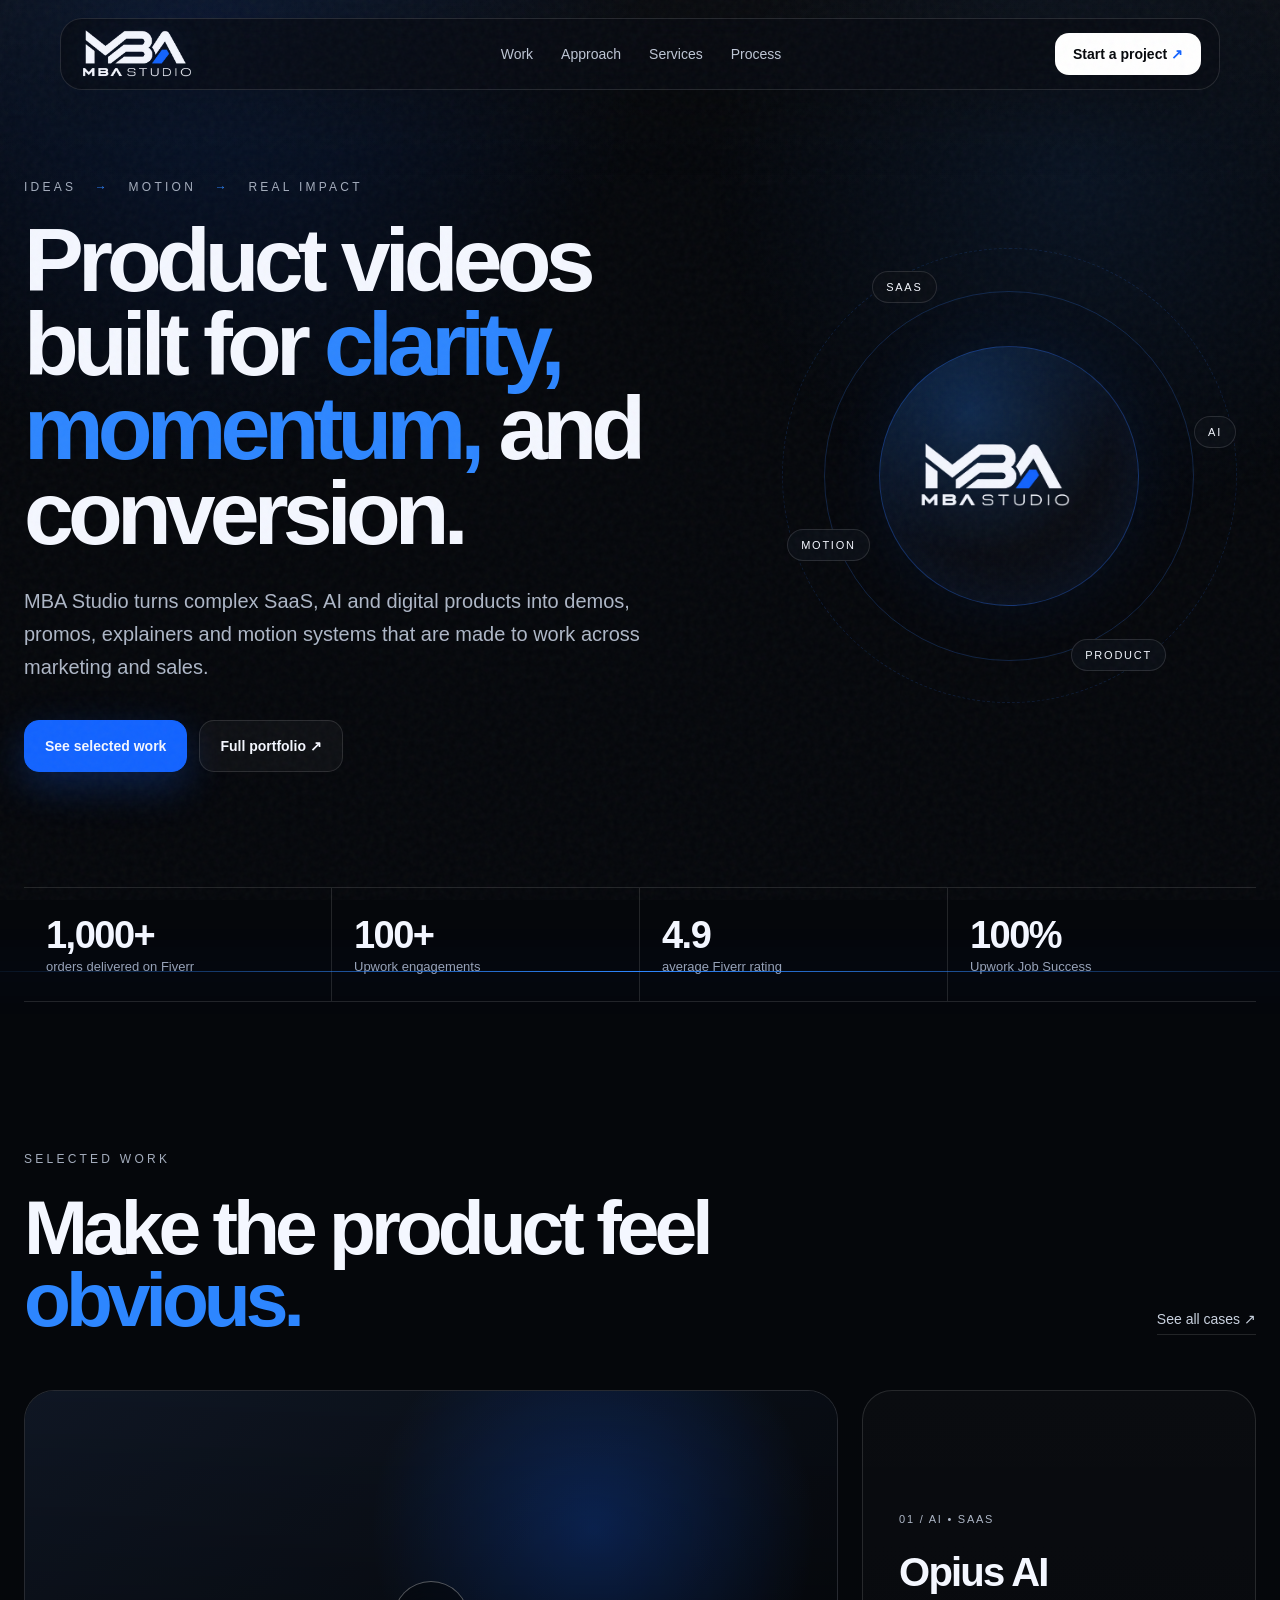
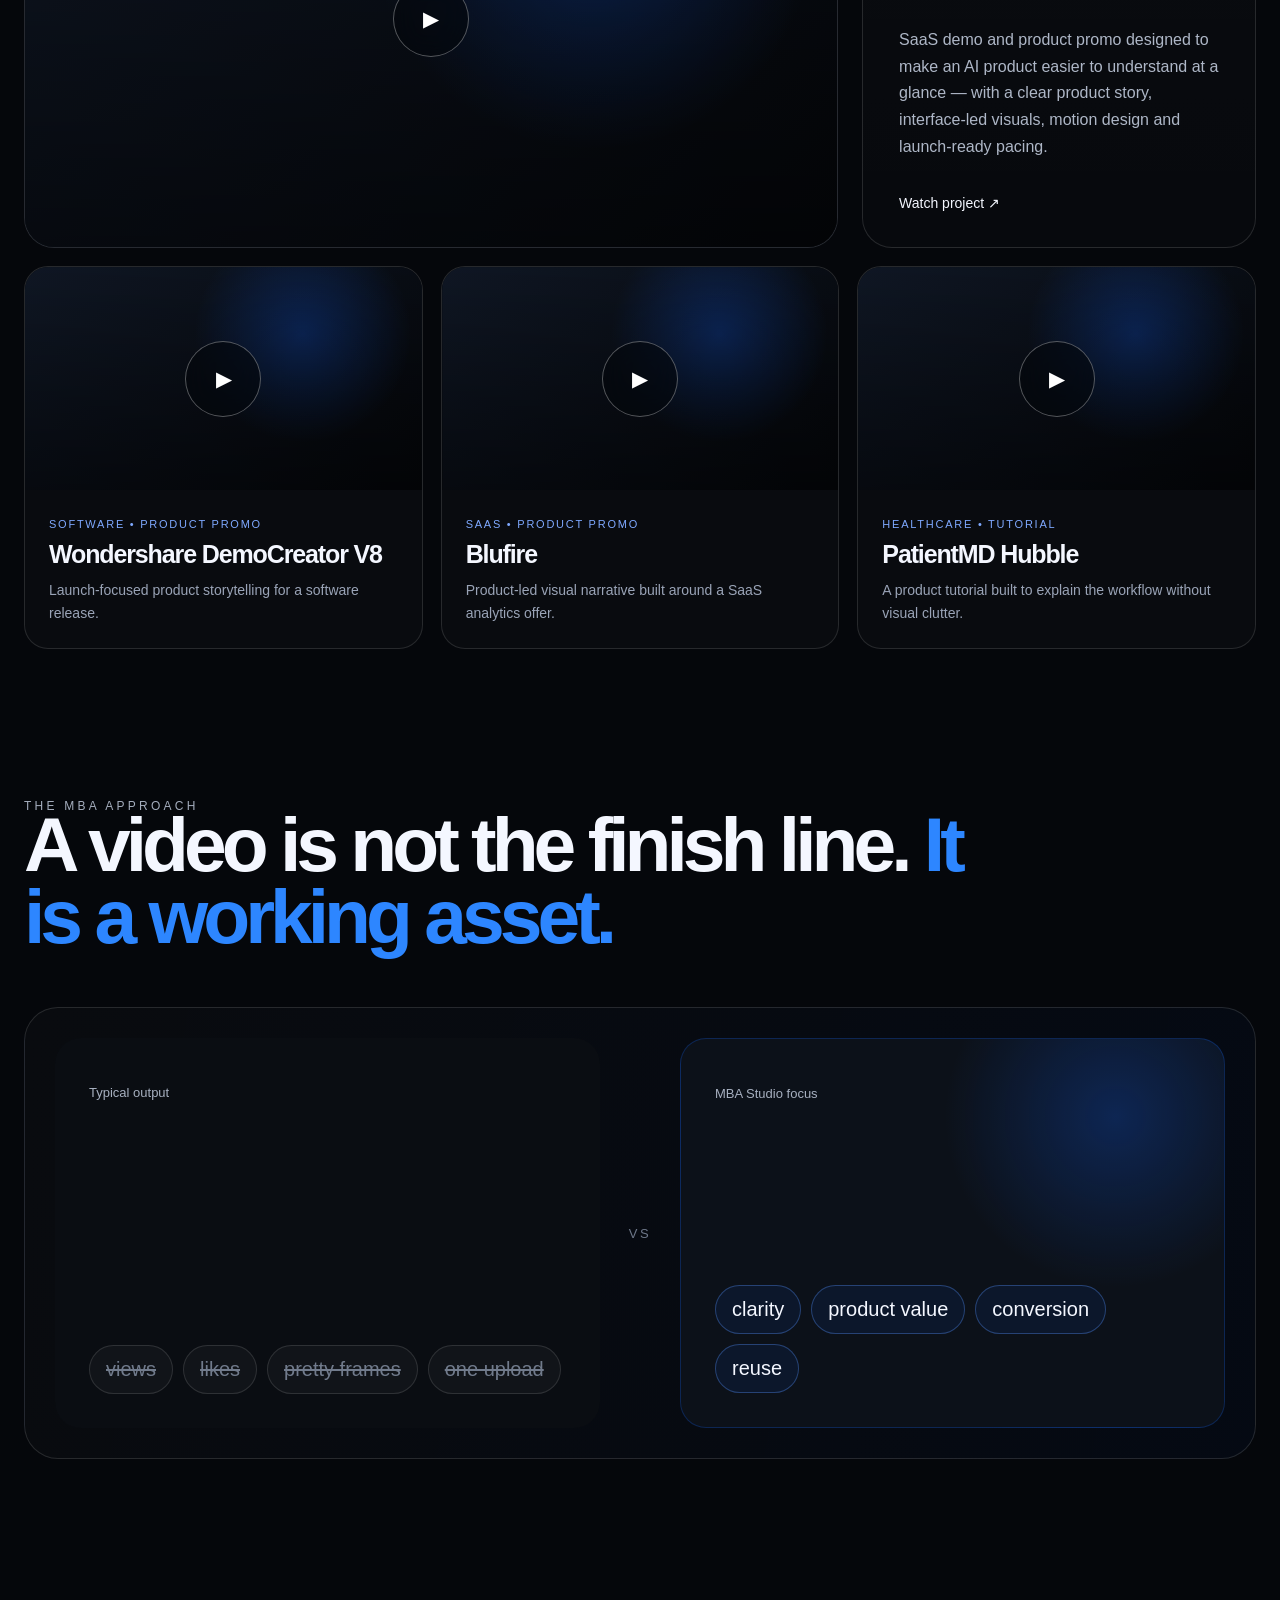
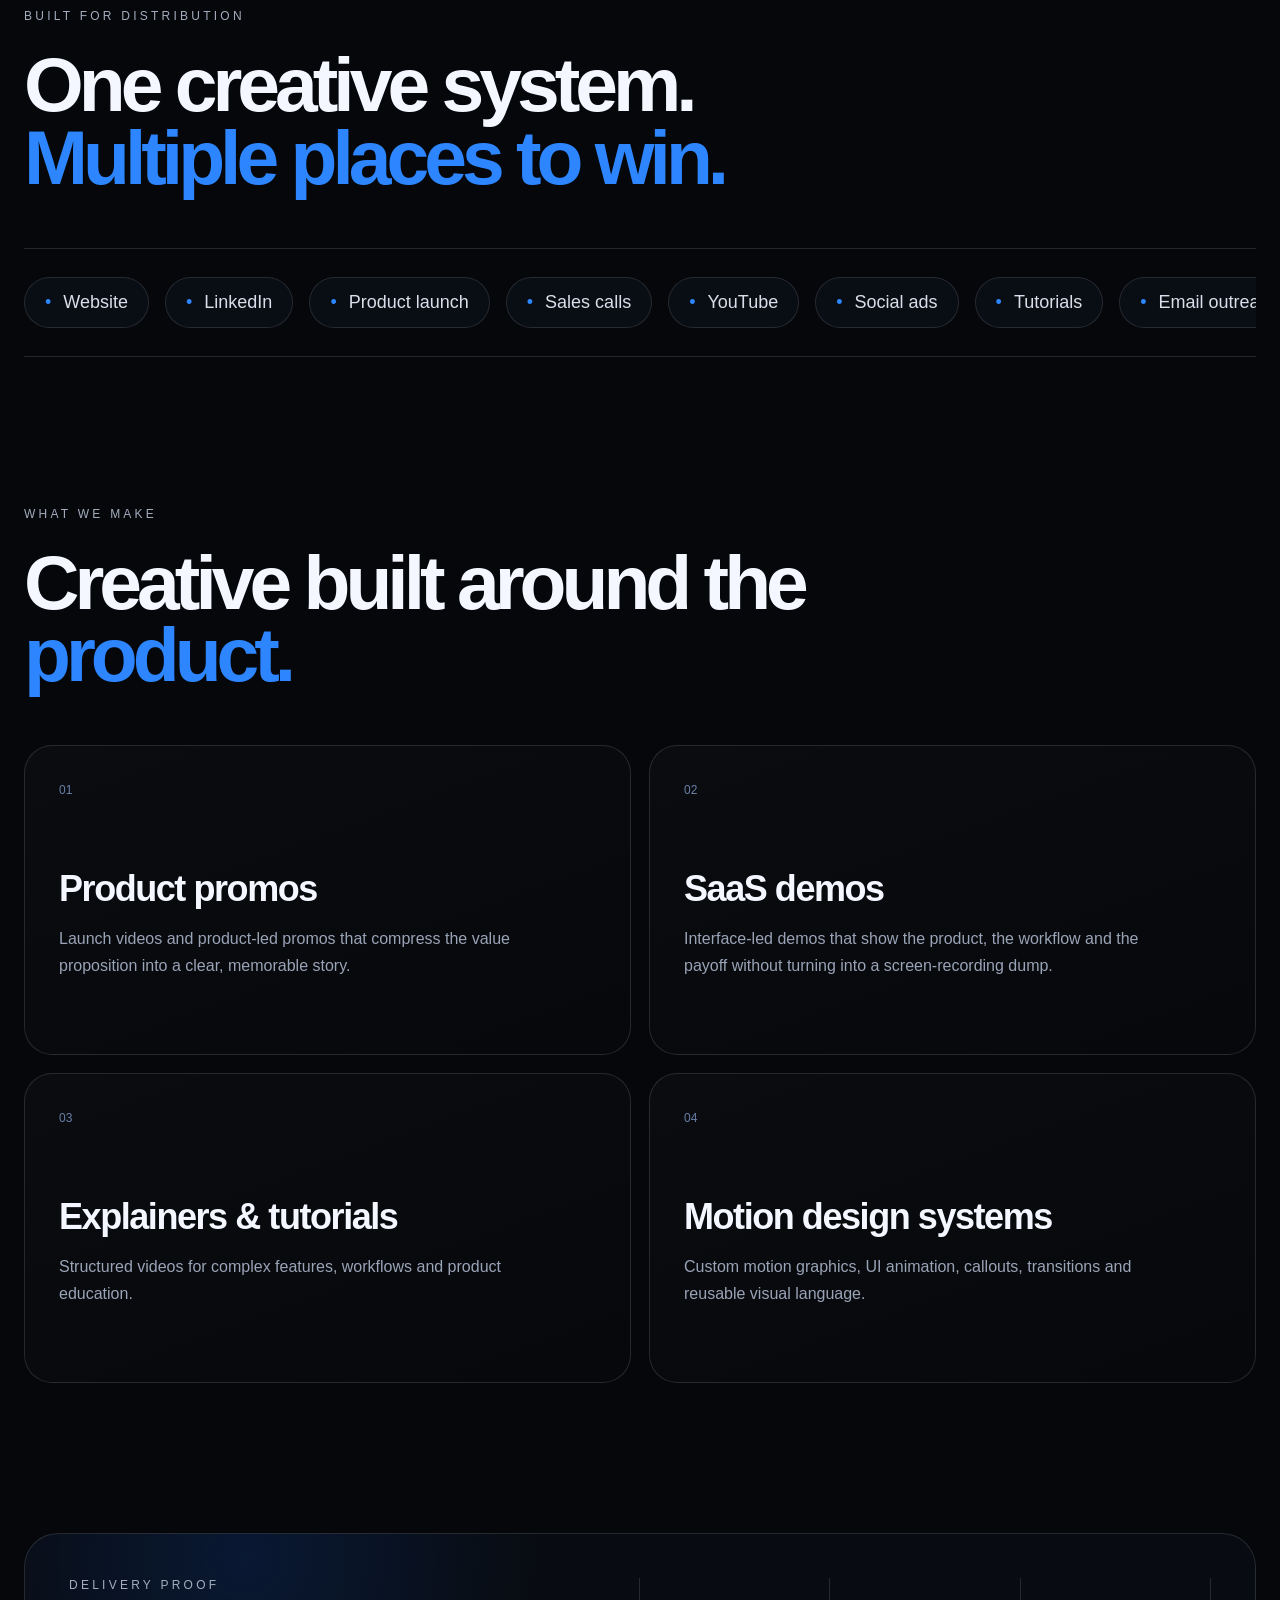
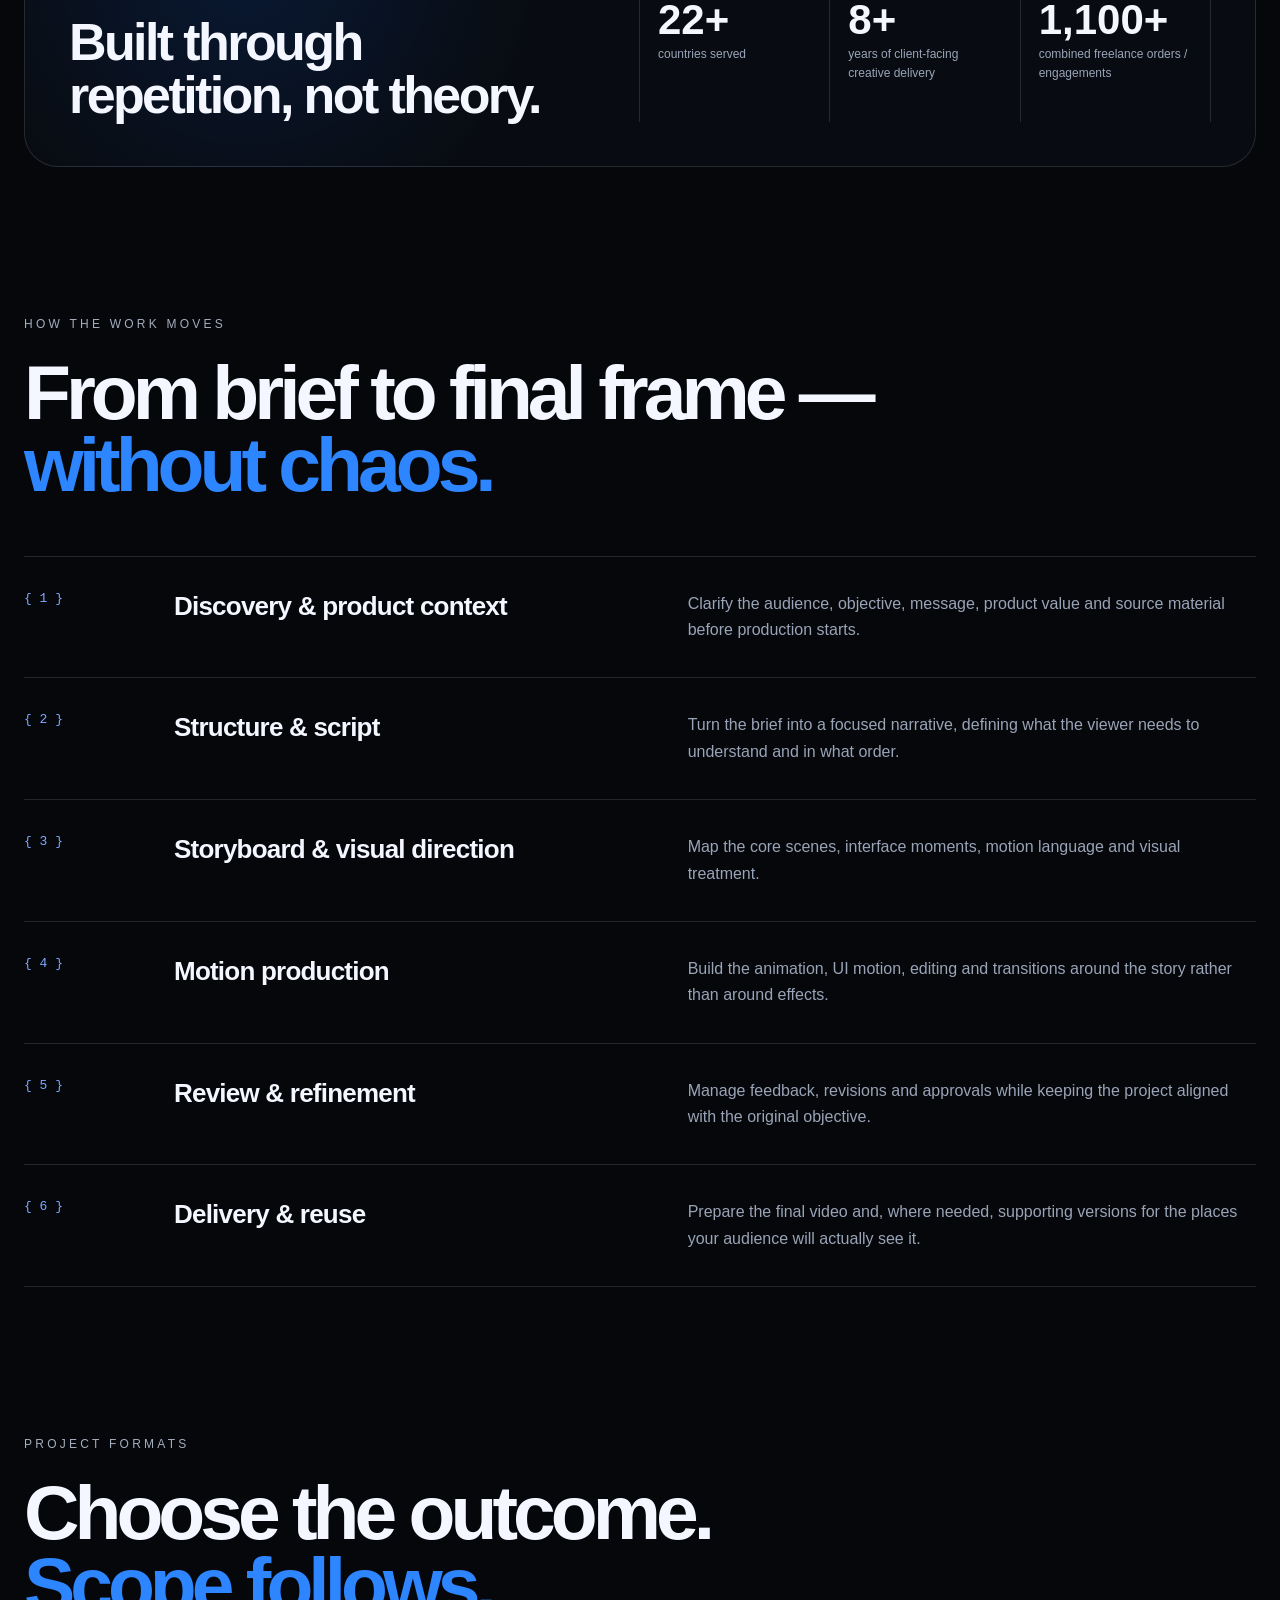
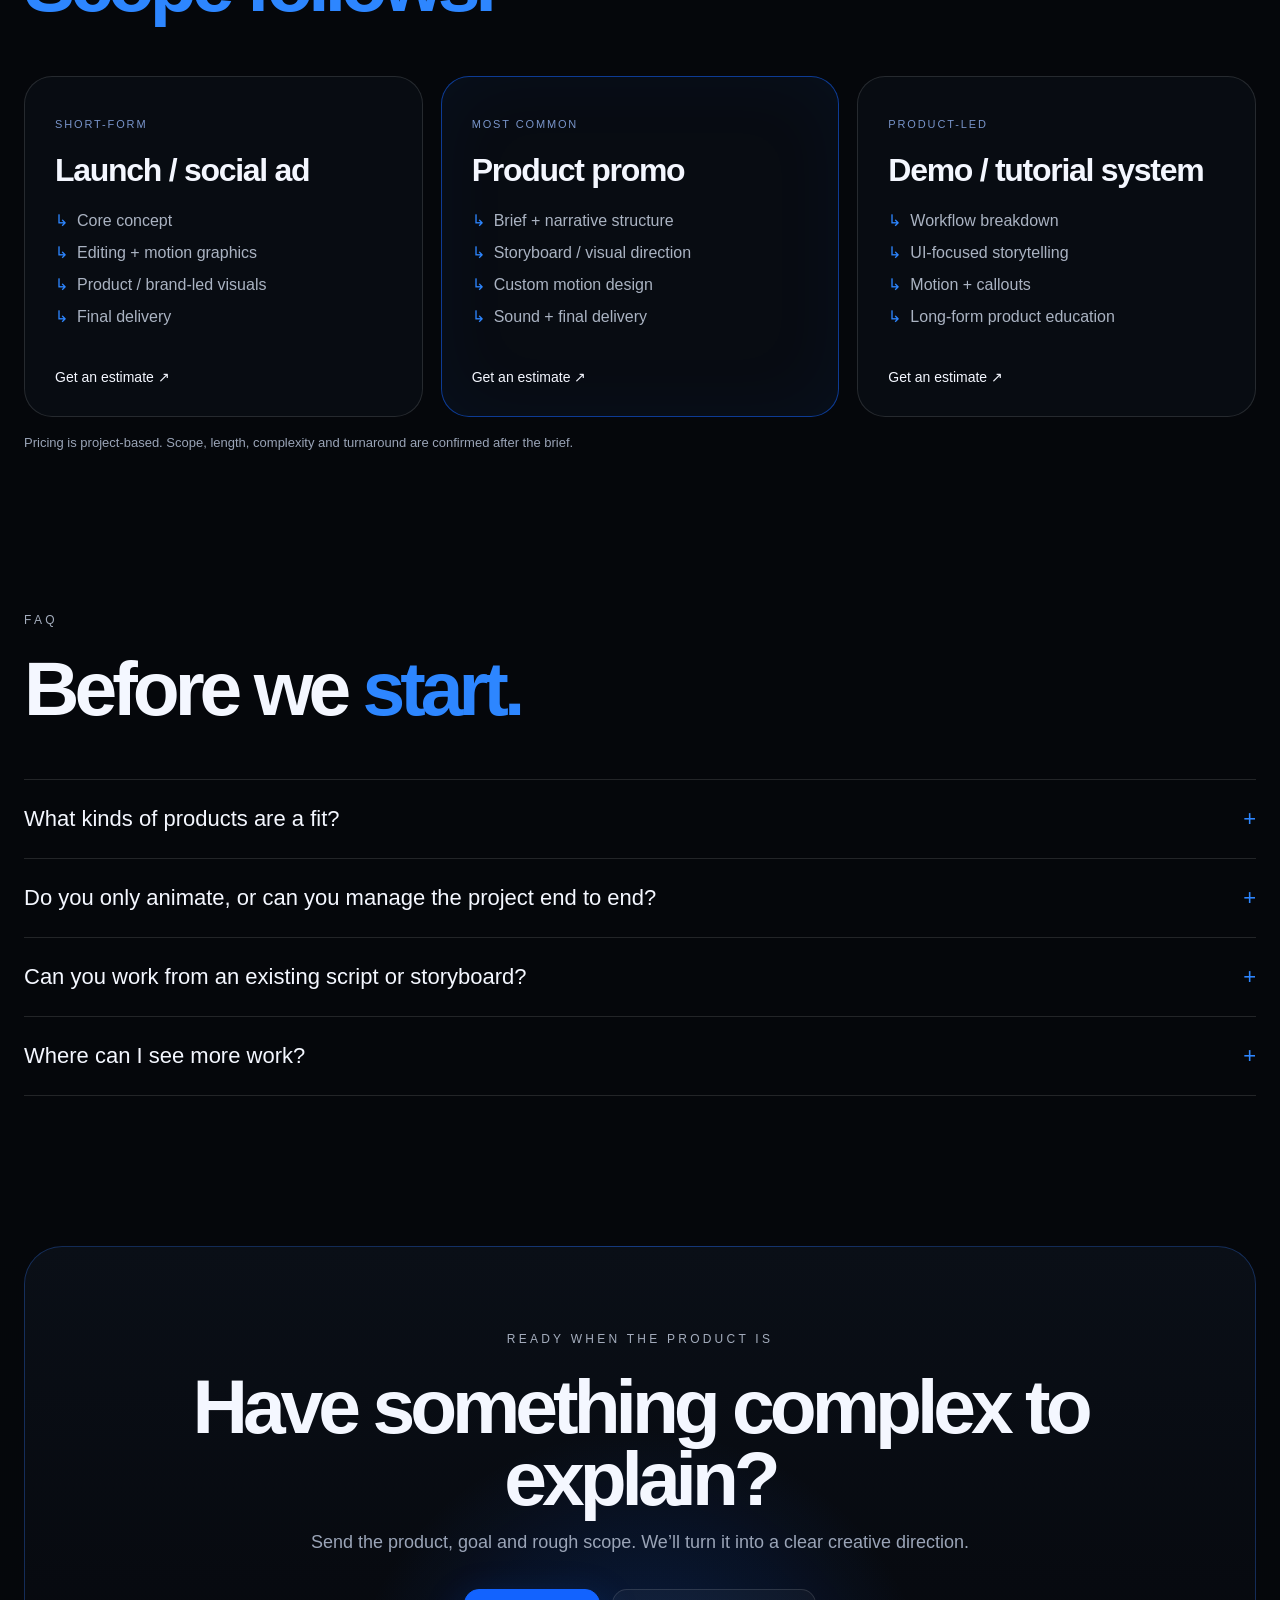
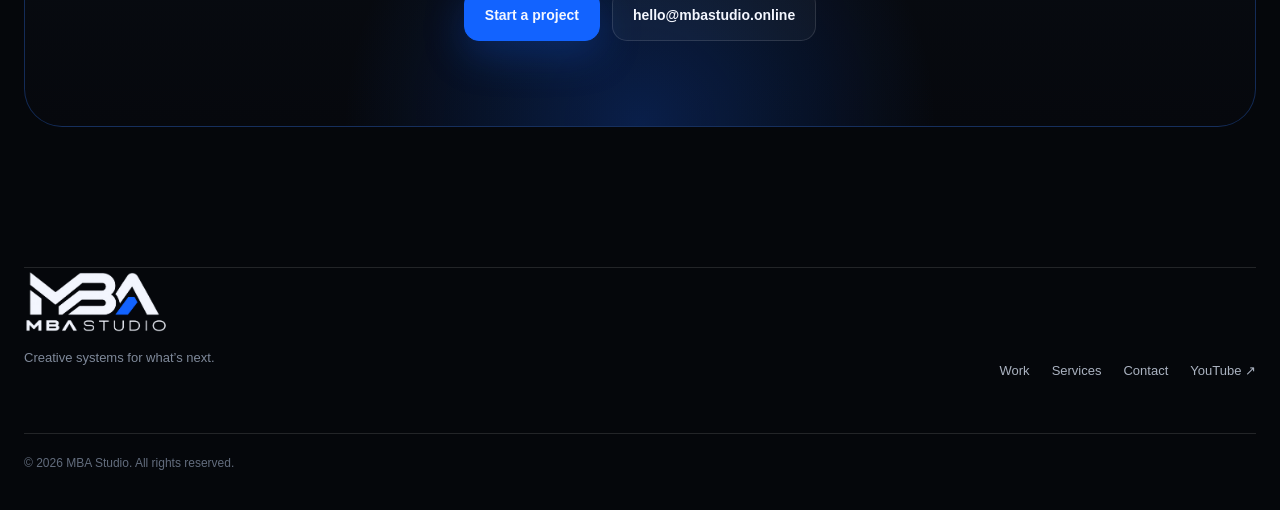
<file: index.html>
<!doctype html>
<html lang="en">
<head>
  <meta charset="utf-8" />
  <meta name="viewport" content="width=device-width, initial-scale=1" />
  <title>MBA Studio — Product Videos, Motion Design & SaaS Demos</title>
  <meta name="description" content="MBA Studio creates product videos, SaaS demos, motion design and creative delivery systems for digital products." />
  <meta name="theme-color" content="#05070b" />
  <meta property="og:title" content="MBA Studio — Creative Systems for What’s Next" />
  <meta property="og:description" content="Product videos • Motion design • SaaS demos • Creative delivery" />
  <meta property="og:image" content="assets/mba-banner.png" />
  <link rel="icon" href="assets/favicon.png" />
  <link rel="stylesheet" href="styles.css" />
</head>
<body>
  <div class="noise" aria-hidden="true"></div>
  <div class="cursor-dot" aria-hidden="true"></div>

  <header class="site-header">
    <a class="brand" href="index.html" aria-label="MBA Studio home">
      <img src="assets/mba-logo-light.png" alt="MBA Studio" />
    </a>
    <nav class="desktop-nav" aria-label="Primary navigation">
      <a href="#work">Work</a>
      <a href="#approach">Approach</a>
      <a href="#services">Services</a>
      <a href="#process">Process</a>
    </nav>
    <a class="nav-cta" href="contact.html">Start a project <span>↗</span></a>
  </header>

  <main>
    <section class="hero section-pad">
      <div class="hero-grid">
        <div class="hero-copy reveal">
          <p class="eyebrow">Ideas <span>→</span> Motion <span>→</span> Real impact</p>
          <h1>Product videos built for <span class="accent">clarity, momentum,</span> and conversion.</h1>
          <p class="hero-sub">MBA Studio turns complex SaaS, AI and digital products into demos, promos, explainers and motion systems that are made to work across marketing and sales.</p>
          <div class="hero-actions">
            <a class="button primary" href="#work">See selected work</a>
            <a class="button ghost" href="https://www.youtube.com/@mbastudio.online/playlists" target="_blank" rel="noreferrer">Full portfolio ↗</a>
          </div>
        </div>
        <div class="hero-orbit reveal" aria-hidden="true">
          <div class="orbit-ring ring-a"></div>
          <div class="orbit-ring ring-b"></div>
          <div class="orbit-core">
            <img src="assets/mba-logo-light.png" alt="" />
          </div>
          <span class="orbit-tag tag-1">SaaS</span>
          <span class="orbit-tag tag-2">AI</span>
          <span class="orbit-tag tag-3">Product</span>
          <span class="orbit-tag tag-4">Motion</span>
        </div>
      </div>
      <div class="hero-stats reveal" aria-label="MBA Studio delivery highlights">
        <div><strong>1,000+</strong><span>orders delivered on Fiverr</span></div>
        <div><strong>100+</strong><span>Upwork engagements</span></div>
        <div><strong>4.9</strong><span>average Fiverr rating</span></div>
        <div><strong>100%</strong><span>Upwork Job Success</span></div>
      </div>
    </section>

    <section class="work section-pad" id="work">
      <div class="section-head reveal">
        <p class="eyebrow">Selected work</p>
        <h2>Make the product feel <span class="accent">obvious.</span></h2>
        <a class="text-link" href="work.html">See all cases ↗</a>
      </div>

      <article class="feature-case reveal" data-youtube="hsh5tDRMpNo">
        <div class="case-media">
          <div class="video-poster" style="--poster:url('https://i.ytimg.com/vi/hsh5tDRMpNo/maxresdefault.jpg')">
            <button class="play-btn" aria-label="Play Opius AI case video">▶</button>
          </div>
        </div>
        <div class="case-copy">
          <p class="case-kicker">01 / AI • SaaS</p>
          <h3>Opius AI</h3>
          <p>SaaS demo and product promo designed to make an AI product easier to understand at a glance — with a clear product story, interface-led visuals, motion design and launch-ready pacing.</p>
          <a href="https://www.youtube.com/watch?v=hsh5tDRMpNo" target="_blank" rel="noreferrer">Watch project ↗</a>
        </div>
      </article>

      <div class="case-grid">
        <article class="case-card reveal" data-youtube="oamWdaxK72Y">
          <div class="case-media small">
            <div class="video-poster" style="--poster:url('https://i.ytimg.com/vi/oamWdaxK72Y/maxresdefault.jpg')">
              <button class="play-btn" aria-label="Play Wondershare DemoCreator V8 video">▶</button>
            </div>
          </div>
          <div class="case-card-copy"><span>Software • Product promo</span><h3>Wondershare DemoCreator V8</h3><p>Launch-focused product storytelling for a software release.</p></div>
        </article>

        <article class="case-card reveal" data-youtube="Le_CdTxQWpw">
          <div class="case-media small">
            <div class="video-poster" style="--poster:url('https://i.ytimg.com/vi/Le_CdTxQWpw/maxresdefault.jpg')">
              <button class="play-btn" aria-label="Play Blufire video">▶</button>
            </div>
          </div>
          <div class="case-card-copy"><span>SaaS • Product promo</span><h3>Blufire</h3><p>Product-led visual narrative built around a SaaS analytics offer.</p></div>
        </article>

        <article class="case-card reveal" data-youtube="JZjP6go-pI4">
          <div class="case-media small">
            <div class="video-poster" style="--poster:url('https://i.ytimg.com/vi/JZjP6go-pI4/maxresdefault.jpg')">
              <button class="play-btn" aria-label="Play PatientMD Hubble video">▶</button>
            </div>
          </div>
          <div class="case-card-copy"><span>Healthcare • Tutorial</span><h3>PatientMD Hubble</h3><p>A product tutorial built to explain the workflow without visual clutter.</p></div>
        </article>
      </div>
    </section>

    <section class="philosophy section-pad" id="approach">
      <div class="section-head narrow reveal">
        <p class="eyebrow">The MBA approach</p>
        <h2>A video is not the finish line. <span class="accent">It is a working asset.</span></h2>
      </div>
      <div class="comparison reveal">
        <div class="comparison-side muted-side">
          <p class="comparison-label">Typical output</p>
          <div class="metric-cloud muted"><span>views</span><span>likes</span><span>pretty frames</span><span>one upload</span></div>
        </div>
        <div class="comparison-vs">vs</div>
        <div class="comparison-side active-side">
          <p class="comparison-label">MBA Studio focus</p>
          <div class="metric-cloud"><span>clarity</span><span>product value</span><span>conversion</span><span>reuse</span></div>
        </div>
      </div>
    </section>

    <section class="channels section-pad">
      <div class="section-head reveal">
        <p class="eyebrow">Built for distribution</p>
        <h2>One creative system. <span class="accent">Multiple places to win.</span></h2>
      </div>
      <div class="channel-marquee reveal" aria-label="Video distribution channels">
        <div class="marquee-track">
          <span>Website</span><span>LinkedIn</span><span>Product launch</span><span>Sales calls</span><span>YouTube</span><span>Social ads</span><span>Tutorials</span><span>Email outreach</span>
          <span>Website</span><span>LinkedIn</span><span>Product launch</span><span>Sales calls</span><span>YouTube</span><span>Social ads</span><span>Tutorials</span><span>Email outreach</span>
        </div>
      </div>
    </section>

    <section class="services section-pad" id="services">
      <div class="section-head reveal">
        <p class="eyebrow">What we make</p>
        <h2>Creative built around the <span class="accent">product.</span></h2>
      </div>
      <div class="service-grid">
        <article class="service-card reveal"><span>01</span><h3>Product promos</h3><p>Launch videos and product-led promos that compress the value proposition into a clear, memorable story.</p></article>
        <article class="service-card reveal"><span>02</span><h3>SaaS demos</h3><p>Interface-led demos that show the product, the workflow and the payoff without turning into a screen-recording dump.</p></article>
        <article class="service-card reveal"><span>03</span><h3>Explainers & tutorials</h3><p>Structured videos for complex features, workflows and product education.</p></article>
        <article class="service-card reveal"><span>04</span><h3>Motion design systems</h3><p>Custom motion graphics, UI animation, callouts, transitions and reusable visual language.</p></article>
      </div>
    </section>

    <section class="proof section-pad">
      <div class="proof-wrap reveal">
        <div>
          <p class="eyebrow">Delivery proof</p>
          <h2>Built through repetition, not theory.</h2>
        </div>
        <div class="proof-cards">
          <div><strong>22+</strong><span>countries served</span></div>
          <div><strong>8+</strong><span>years of client-facing creative delivery</span></div>
          <div><strong>1,100+</strong><span>combined freelance orders / engagements</span></div>
        </div>
      </div>
    </section>

    <section class="process section-pad" id="process">
      <div class="section-head reveal">
        <p class="eyebrow">How the work moves</p>
        <h2>From brief to final frame — <span class="accent">without chaos.</span></h2>
      </div>
      <div class="process-list">
        <article class="process-row reveal"><div class="step">{ 1 }</div><h3>Discovery & product context</h3><p>Clarify the audience, objective, message, product value and source material before production starts.</p></article>
        <article class="process-row reveal"><div class="step">{ 2 }</div><h3>Structure & script</h3><p>Turn the brief into a focused narrative, defining what the viewer needs to understand and in what order.</p></article>
        <article class="process-row reveal"><div class="step">{ 3 }</div><h3>Storyboard & visual direction</h3><p>Map the core scenes, interface moments, motion language and visual treatment.</p></article>
        <article class="process-row reveal"><div class="step">{ 4 }</div><h3>Motion production</h3><p>Build the animation, UI motion, editing and transitions around the story rather than around effects.</p></article>
        <article class="process-row reveal"><div class="step">{ 5 }</div><h3>Review & refinement</h3><p>Manage feedback, revisions and approvals while keeping the project aligned with the original objective.</p></article>
        <article class="process-row reveal"><div class="step">{ 6 }</div><h3>Delivery & reuse</h3><p>Prepare the final video and, where needed, supporting versions for the places your audience will actually see it.</p></article>
      </div>
    </section>

    <section class="packages section-pad">
      <div class="section-head reveal">
        <p class="eyebrow">Project formats</p>
        <h2>Choose the outcome. <span class="accent">Scope follows.</span></h2>
      </div>
      <div class="package-grid">
        <article class="package-card reveal"><p>Short-form</p><h3>Launch / social ad</h3><ul><li>Core concept</li><li>Editing + motion graphics</li><li>Product / brand-led visuals</li><li>Final delivery</li></ul><a href="contact.html">Get an estimate ↗</a></article>
        <article class="package-card featured reveal"><p>Most common</p><h3>Product promo</h3><ul><li>Brief + narrative structure</li><li>Storyboard / visual direction</li><li>Custom motion design</li><li>Sound + final delivery</li></ul><a href="contact.html">Get an estimate ↗</a></article>
        <article class="package-card reveal"><p>Product-led</p><h3>Demo / tutorial system</h3><ul><li>Workflow breakdown</li><li>UI-focused storytelling</li><li>Motion + callouts</li><li>Long-form product education</li></ul><a href="contact.html">Get an estimate ↗</a></article>
      </div>
      <p class="package-note reveal">Pricing is project-based. Scope, length, complexity and turnaround are confirmed after the brief.</p>
    </section>

    <section class="faq section-pad">
      <div class="section-head reveal"><p class="eyebrow">FAQ</p><h2>Before we <span class="accent">start.</span></h2></div>
      <div class="faq-list">
        <details class="reveal"><summary>What kinds of products are a fit?</summary><p>MBA Studio is strongest with SaaS, AI, software and other digital products where the challenge is explaining value, workflow or differentiation quickly.</p></details>
        <details class="reveal"><summary>Do you only animate, or can you manage the project end to end?</summary><p>Projects can cover discovery, client communication, planning, storyboarding, editing, motion design, review cycles and final delivery — depending on the scope.</p></details>
        <details class="reveal"><summary>Can you work from an existing script or storyboard?</summary><p>Yes. The workflow can start from a finished brief, existing script, brand assets or an already-approved creative direction.</p></details>
        <details class="reveal"><summary>Where can I see more work?</summary><p>The full public portfolio is available on the MBA Studio YouTube playlists, including SaaS, product and motion design examples.</p></details>
      </div>
    </section>

    <section class="cta section-pad reveal">
      <div class="cta-inner">
        <p class="eyebrow">Ready when the product is</p>
        <h2>Have something complex to explain?</h2>
        <p>Send the product, goal and rough scope. We’ll turn it into a clear creative direction.</p>
        <div class="hero-actions center">
          <a class="button primary" href="contact.html">Start a project</a>
          <a class="button ghost" href="mailto:hello@mbastudio.online">hello@mbastudio.online</a>
        </div>
      </div>
    </section>
  </main>

  <footer class="site-footer section-pad">
    <div class="footer-brand"><img src="assets/mba-logo-light.png" alt="MBA Studio" /><p>Creative systems for what’s next.</p></div>
    <div class="footer-links"><a href="work.html">Work</a><a href="#services">Services</a><a href="contact.html">Contact</a><a href="https://www.youtube.com/@mbastudio.online/playlists" target="_blank" rel="noreferrer">YouTube ↗</a></div>
    <p class="copyright">© 2026 MBA Studio. All rights reserved.</p>
  </footer>

  <script src="script.js"></script>
</body>
</html>
</file>
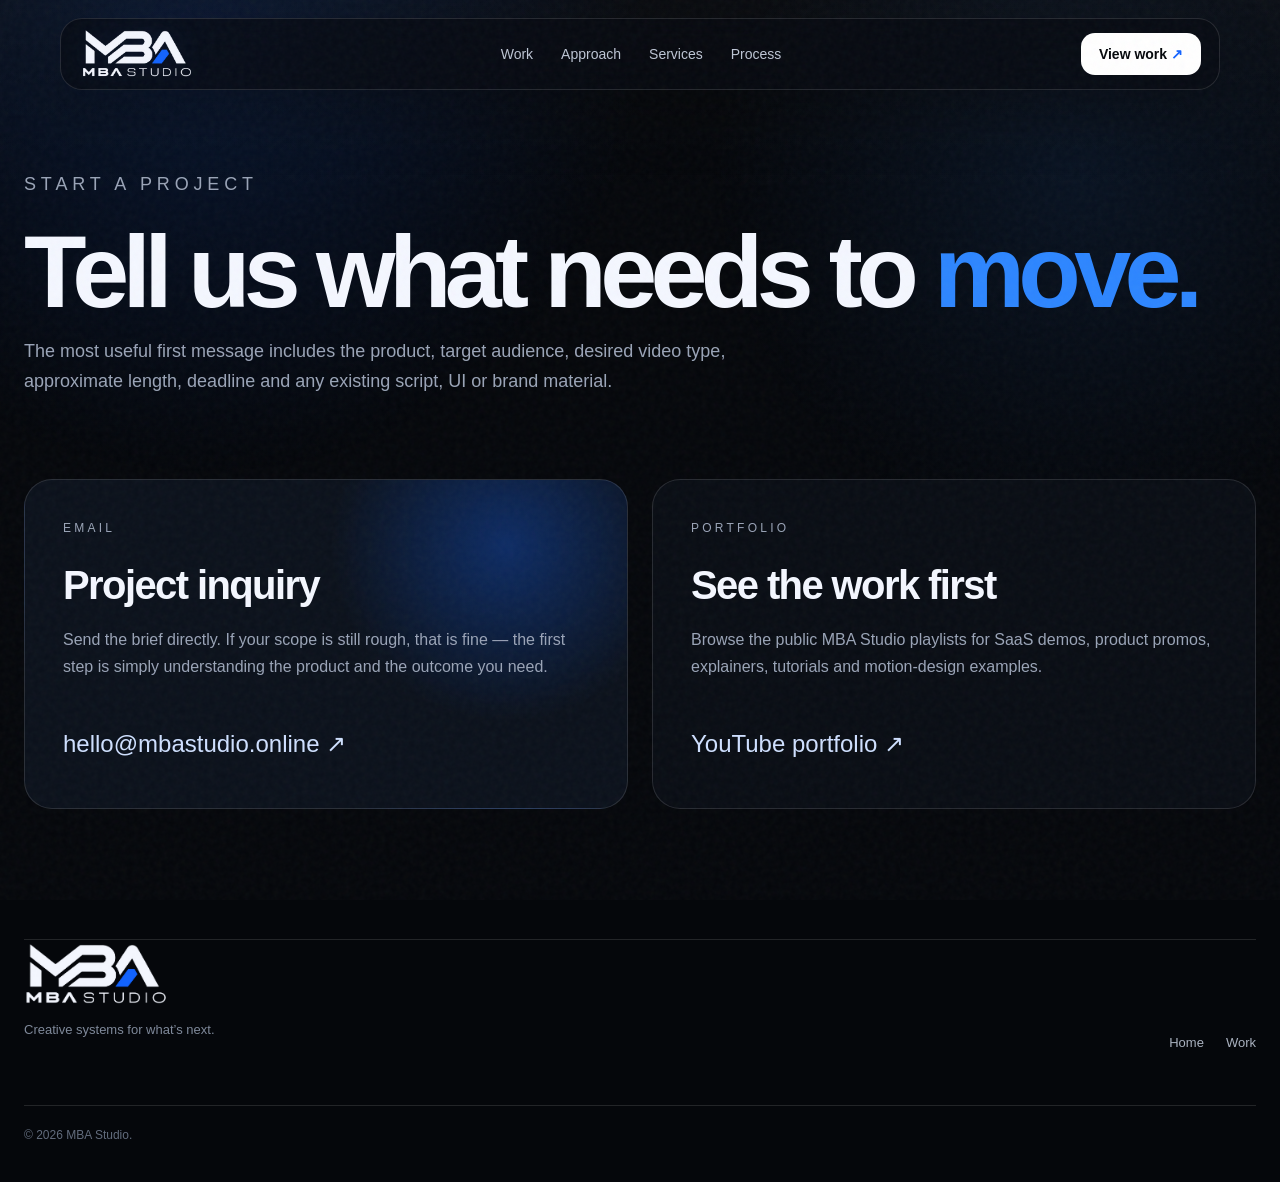
<file: contact.html>
<!doctype html><html lang="en"><head><meta charset="utf-8"><meta name="viewport" content="width=device-width,initial-scale=1"><title>Contact — MBA Studio</title><meta name="description" content="Start a product video, SaaS demo, motion design or creative delivery project with MBA Studio."><link rel="icon" href="assets/favicon.png"><link rel="stylesheet" href="styles.css"></head><body><div class="noise"></div><div class="cursor-dot"></div>
<header class="site-header"><a class="brand" href="index.html"><img src="assets/mba-logo-light.png" alt="MBA Studio"></a><nav class="desktop-nav"><a href="index.html#work">Work</a><a href="index.html#approach">Approach</a><a href="index.html#services">Services</a><a href="index.html#process">Process</a></nav><a class="nav-cta" href="work.html">View work <span>↗</span></a></header>
<main><section class="page-hero section-pad reveal"><p class="eyebrow">Start a project</p><h1>Tell us what needs to <span class="accent">move.</span></h1><p>The most useful first message includes the product, target audience, desired video type, approximate length, deadline and any existing script, UI or brand material.</p></section>
<section class="contact-grid section-pad"><article class="contact-card blue reveal"><p class="eyebrow">Email</p><h2>Project inquiry</h2><p>Send the brief directly. If your scope is still rough, that is fine — the first step is simply understanding the product and the outcome you need.</p><a class="big-link" href="mailto:hello@mbastudio.online?subject=MBA%20Studio%20Project%20Inquiry">hello@mbastudio.online ↗</a></article><article class="contact-card reveal"><p class="eyebrow">Portfolio</p><h2>See the work first</h2><p>Browse the public MBA Studio playlists for SaaS demos, product promos, explainers, tutorials and motion-design examples.</p><a class="big-link" href="https://www.youtube.com/@mbastudio.online/playlists" target="_blank" rel="noreferrer">YouTube portfolio ↗</a></article></section></main>
<footer class="site-footer section-pad"><div class="footer-brand"><img src="assets/mba-logo-light.png" alt="MBA Studio"><p>Creative systems for what’s next.</p></div><div class="footer-links"><a href="index.html">Home</a><a href="work.html">Work</a></div><p class="copyright">© 2026 MBA Studio.</p></footer><script src="script.js"></script></body></html>
</file>
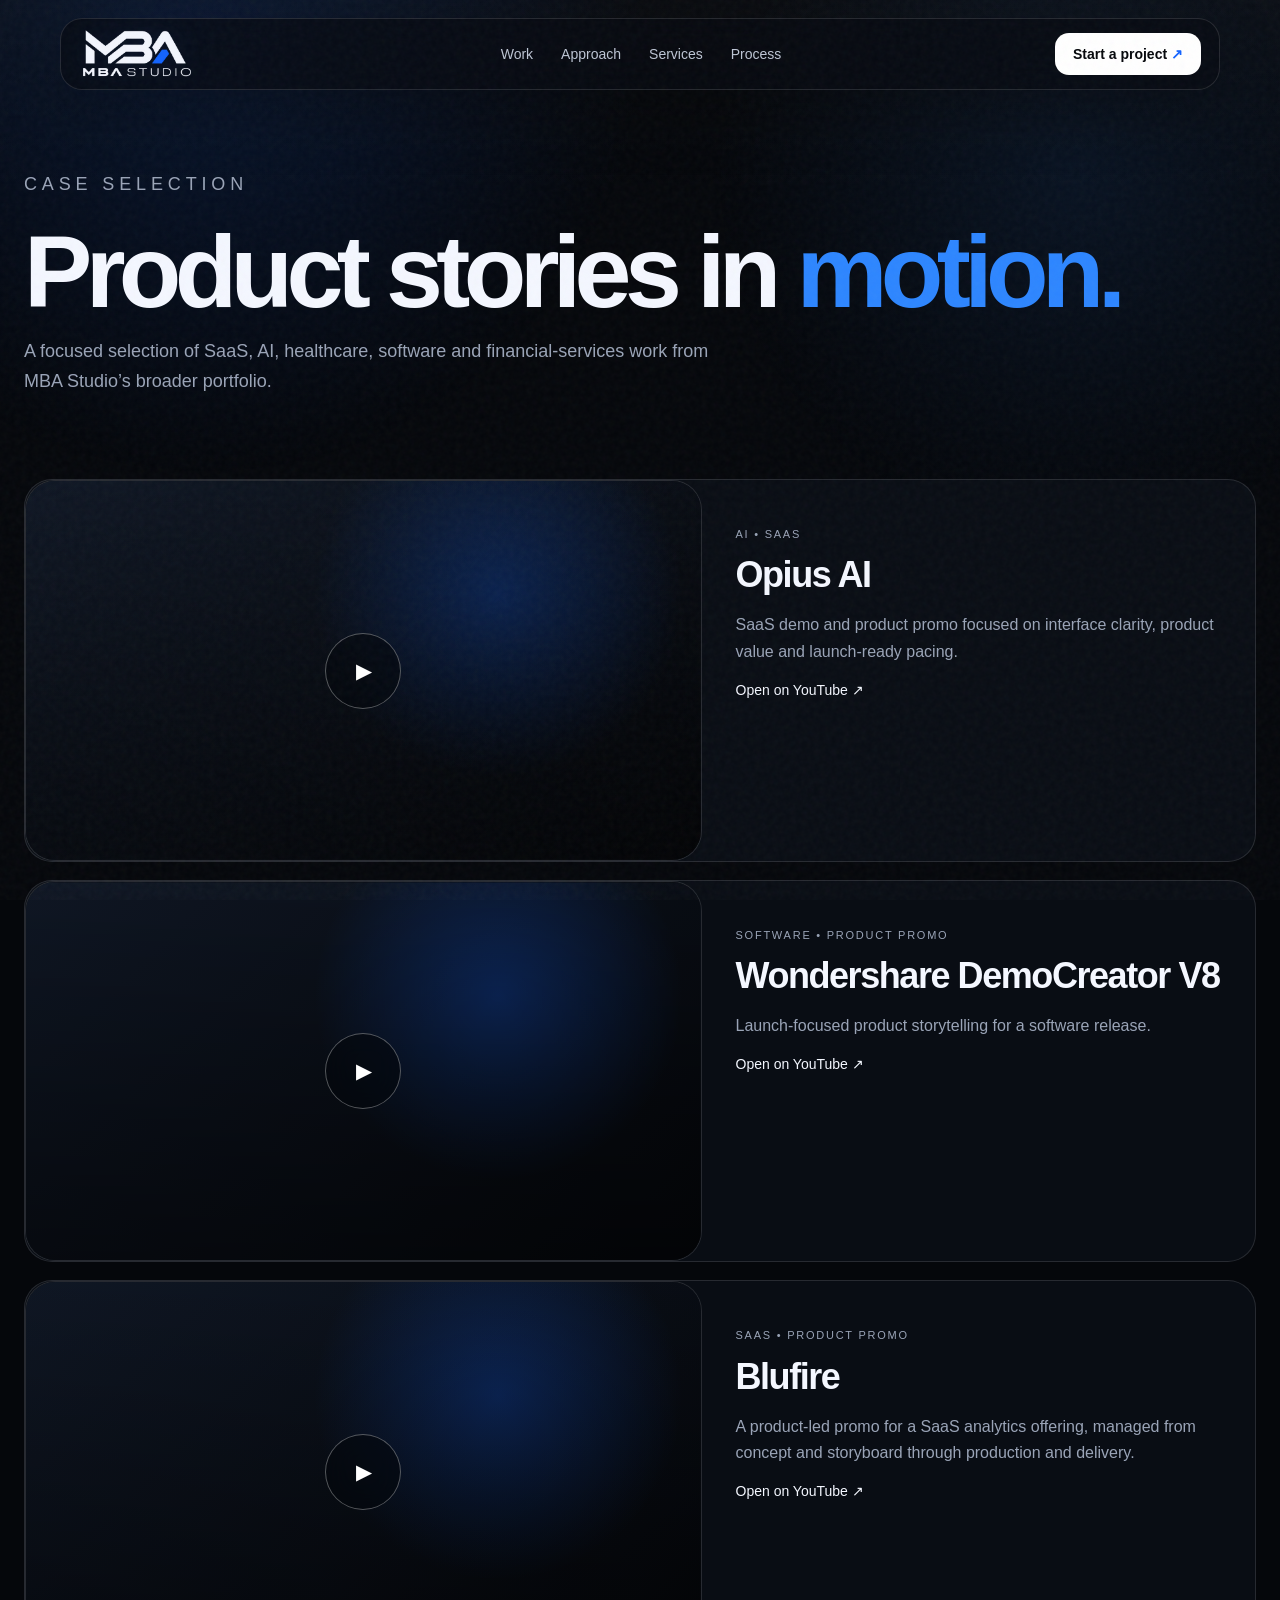
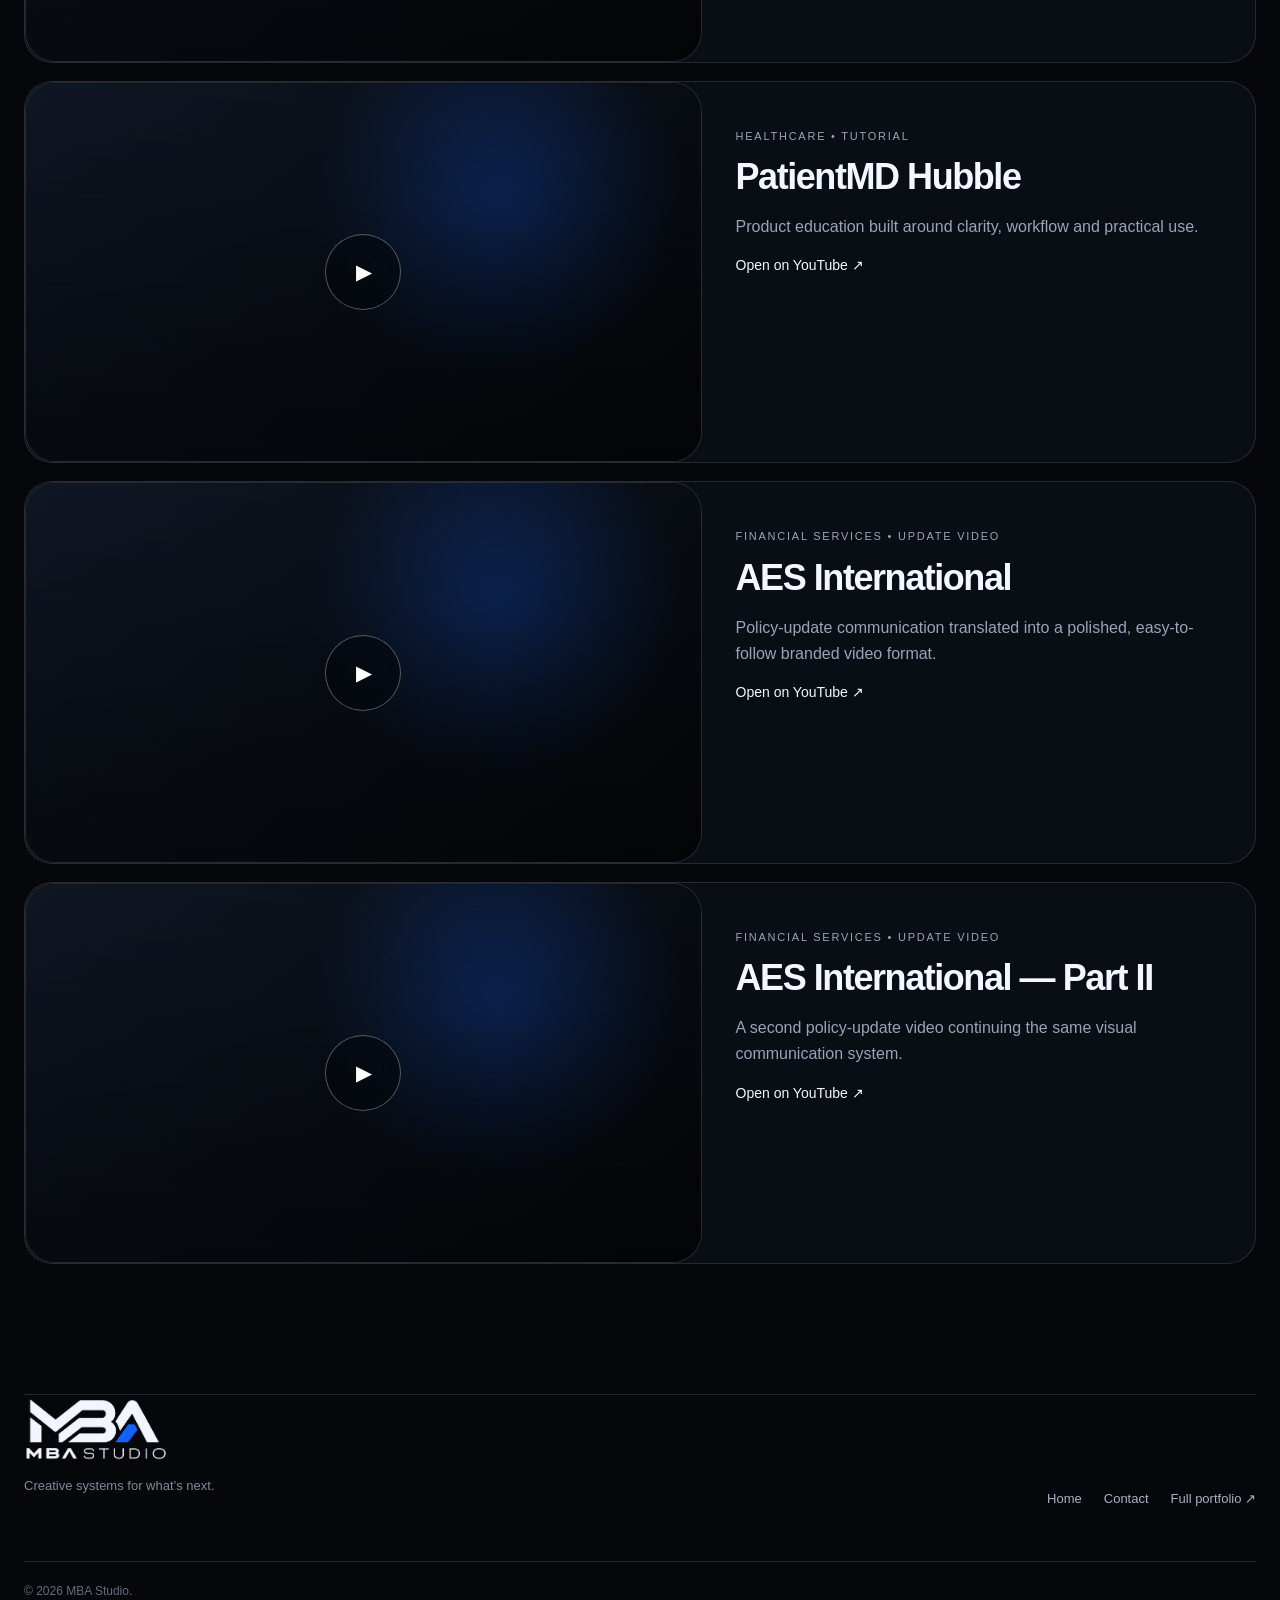
<file: work.html>
<!doctype html><html lang="en"><head><meta charset="utf-8"><meta name="viewport" content="width=device-width,initial-scale=1"><title>Work — MBA Studio</title><meta name="description" content="Selected MBA Studio SaaS, AI, product promo and tutorial work."><link rel="icon" href="assets/favicon.png"><link rel="stylesheet" href="styles.css"></head><body><div class="noise"></div><div class="cursor-dot"></div>
<header class="site-header"><a class="brand" href="index.html"><img src="assets/mba-logo-light.png" alt="MBA Studio"></a><nav class="desktop-nav"><a href="index.html#work">Work</a><a href="index.html#approach">Approach</a><a href="index.html#services">Services</a><a href="index.html#process">Process</a></nav><a class="nav-cta" href="contact.html">Start a project <span>↗</span></a></header>
<main><section class="page-hero section-pad reveal"><p class="eyebrow">Case selection</p><h1>Product stories in <span class="accent">motion.</span></h1><p>A focused selection of SaaS, AI, healthcare, software and financial-services work from MBA Studio’s broader portfolio.</p></section>
<section class="work-list section-pad">
<article class="work-item reveal" data-youtube="hsh5tDRMpNo"><div class="case-media"><div class="video-poster" style="--poster:url('https://i.ytimg.com/vi/hsh5tDRMpNo/maxresdefault.jpg')"><button class="play-btn" aria-label="Play Opius AI">▶</button></div></div><div class="meta"><p class="case-kicker">AI • SaaS</p><h2>Opius AI</h2><p>SaaS demo and product promo focused on interface clarity, product value and launch-ready pacing.</p><a href="https://www.youtube.com/watch?v=hsh5tDRMpNo" target="_blank" rel="noreferrer">Open on YouTube ↗</a></div></article>
<article class="work-item reveal" data-youtube="oamWdaxK72Y"><div class="case-media"><div class="video-poster" style="--poster:url('https://i.ytimg.com/vi/oamWdaxK72Y/maxresdefault.jpg')"><button class="play-btn" aria-label="Play DemoCreator">▶</button></div></div><div class="meta"><p class="case-kicker">Software • Product promo</p><h2>Wondershare DemoCreator V8</h2><p>Launch-focused product storytelling for a software release.</p><a href="https://www.youtube.com/watch?v=oamWdaxK72Y" target="_blank" rel="noreferrer">Open on YouTube ↗</a></div></article>
<article class="work-item reveal" data-youtube="Le_CdTxQWpw"><div class="case-media"><div class="video-poster" style="--poster:url('https://i.ytimg.com/vi/Le_CdTxQWpw/maxresdefault.jpg')"><button class="play-btn" aria-label="Play Blufire">▶</button></div></div><div class="meta"><p class="case-kicker">SaaS • Product promo</p><h2>Blufire</h2><p>A product-led promo for a SaaS analytics offering, managed from concept and storyboard through production and delivery.</p><a href="https://www.youtube.com/watch?v=Le_CdTxQWpw" target="_blank" rel="noreferrer">Open on YouTube ↗</a></div></article>
<article class="work-item reveal" data-youtube="JZjP6go-pI4"><div class="case-media"><div class="video-poster" style="--poster:url('https://i.ytimg.com/vi/JZjP6go-pI4/maxresdefault.jpg')"><button class="play-btn" aria-label="Play PatientMD Hubble">▶</button></div></div><div class="meta"><p class="case-kicker">Healthcare • Tutorial</p><h2>PatientMD Hubble</h2><p>Product education built around clarity, workflow and practical use.</p><a href="https://www.youtube.com/watch?v=JZjP6go-pI4" target="_blank" rel="noreferrer">Open on YouTube ↗</a></div></article>
<article class="work-item reveal" data-youtube="FoLDJDigFl0"><div class="case-media"><div class="video-poster" style="--poster:url('https://i.ytimg.com/vi/FoLDJDigFl0/maxresdefault.jpg')"><button class="play-btn" aria-label="Play AES International">▶</button></div></div><div class="meta"><p class="case-kicker">Financial services • Update video</p><h2>AES International</h2><p>Policy-update communication translated into a polished, easy-to-follow branded video format.</p><a href="https://www.youtube.com/watch?v=FoLDJDigFl0" target="_blank" rel="noreferrer">Open on YouTube ↗</a></div></article>
<article class="work-item reveal" data-youtube="ozDUAbb0PqE"><div class="case-media"><div class="video-poster" style="--poster:url('https://i.ytimg.com/vi/ozDUAbb0PqE/maxresdefault.jpg')"><button class="play-btn" aria-label="Play AES International video 2">▶</button></div></div><div class="meta"><p class="case-kicker">Financial services • Update video</p><h2>AES International — Part II</h2><p>A second policy-update video continuing the same visual communication system.</p><a href="https://www.youtube.com/watch?v=ozDUAbb0PqE" target="_blank" rel="noreferrer">Open on YouTube ↗</a></div></article>
</section></main><footer class="site-footer section-pad"><div class="footer-brand"><img src="assets/mba-logo-light.png" alt="MBA Studio"><p>Creative systems for what’s next.</p></div><div class="footer-links"><a href="index.html">Home</a><a href="contact.html">Contact</a><a href="https://www.youtube.com/@mbastudio.online/playlists" target="_blank" rel="noreferrer">Full portfolio ↗</a></div><p class="copyright">© 2026 MBA Studio.</p></footer><script src="script.js"></script></body></html>
</file>
<file: styles.css>
:root{
  --bg:#05070b;--bg2:#0a0e15;--panel:#0d121b;--line:rgba(255,255,255,.12);--line2:rgba(37,112,255,.35);
  --text:#f4f7ff;--muted:#9aa4b7;--blue:#1263ff;--blue2:#2d86ff;--max:1260px;--radius:30px;
}
*{box-sizing:border-box} html{scroll-behavior:smooth} body{margin:0;background:var(--bg);color:var(--text);font-family:Inter,ui-sans-serif,-apple-system,BlinkMacSystemFont,"Segoe UI",sans-serif;overflow-x:hidden} a{color:inherit;text-decoration:none} button{font:inherit} img{max-width:100%;display:block}
body::before{content:"";position:fixed;inset:0;pointer-events:none;background:radial-gradient(circle at 16% 4%,rgba(18,99,255,.14),transparent 32%),radial-gradient(circle at 84% 20%,rgba(45,134,255,.09),transparent 28%),linear-gradient(180deg,rgba(255,255,255,.025),transparent 22%);z-index:-3}
.noise{position:fixed;inset:0;z-index:50;pointer-events:none;opacity:.05;background-image:url("data:image/svg+xml,%3Csvg viewBox='0 0 180 180' xmlns='http://www.w3.org/2000/svg'%3E%3Cfilter id='n'%3E%3CfeTurbulence type='fractalNoise' baseFrequency='.85' numOctaves='3' stitchTiles='stitch'/%3E%3C/filter%3E%3Crect width='100%25' height='100%25' filter='url(%23n)' opacity='.8'/%3E%3C/svg%3E")}
.section-pad{width:min(var(--max),calc(100% - 48px));margin-inline:auto}.site-header{position:fixed;top:18px;left:50%;transform:translateX(-50%);width:min(1160px,calc(100% - 34px));height:72px;display:grid;grid-template-columns:1fr auto 1fr;align-items:center;padding:0 18px 0 20px;border:1px solid var(--line);background:rgba(8,11,17,.72);backdrop-filter:blur(20px);border-radius:22px;z-index:40;box-shadow:0 22px 60px rgba(0,0,0,.28)}
.brand img{width:132px;filter:drop-shadow(0 0 16px rgba(33,104,255,.1))}.desktop-nav{display:flex;gap:28px;font-size:14px;color:#bec6d5}.desktop-nav a:hover,.footer-links a:hover{color:white}.nav-cta{justify-self:end;padding:13px 18px;border-radius:14px;background:#fff;color:#05070b;font-size:14px;font-weight:700}.nav-cta span{color:var(--blue)}
.hero{padding-top:180px;min-height:900px;position:relative}.hero::after{content:"";position:absolute;left:-7vw;right:-7vw;bottom:30px;height:1px;background:linear-gradient(90deg,transparent,var(--blue2),transparent);box-shadow:0 0 40px rgba(18,99,255,.8)}.hero-grid{display:grid;grid-template-columns:1.15fr .85fr;gap:70px;align-items:center}.eyebrow{text-transform:uppercase;letter-spacing:.27em;font-size:12px;color:#a4adbd;margin:0 0 24px}.eyebrow span{color:var(--blue2);margin:0 12px}.hero h1,.section-head h2,.cta h2{font-size:clamp(56px,7vw,106px);line-height:.94;letter-spacing:-.065em;margin:0;font-weight:710;max-width:1000px}.hero h1{max-width:820px}.accent{color:var(--blue2)}.hero-sub{font-size:20px;line-height:1.65;color:#aeb7c7;max-width:720px;margin:30px 0 0}.hero-actions{display:flex;gap:12px;flex-wrap:wrap;margin-top:36px}.button{display:inline-flex;align-items:center;justify-content:center;min-height:52px;padding:0 20px;border-radius:15px;font-weight:700;font-size:14px;border:1px solid var(--line)}.button.primary{background:var(--blue);border-color:var(--blue);box-shadow:0 14px 40px rgba(18,99,255,.25)}.button.ghost{background:rgba(255,255,255,.035)}.button:hover{transform:translateY(-2px)}
.hero-orbit{height:480px;position:relative;display:grid;place-items:center}.orbit-core{width:260px;height:260px;border-radius:50%;display:grid;place-items:center;background:radial-gradient(circle at 35% 25%,rgba(45,134,255,.25),rgba(10,13,20,.94) 56%);border:1px solid var(--line2);box-shadow:inset 0 0 60px rgba(18,99,255,.08),0 0 70px rgba(18,99,255,.08)}.orbit-core img{width:180px}.orbit-ring{position:absolute;border:1px solid rgba(58,126,255,.22);border-radius:50%}.ring-a{width:370px;height:370px;animation:spin 22s linear infinite}.ring-b{width:455px;height:455px;border-style:dashed;opacity:.7;animation:spin 34s linear reverse infinite}.orbit-tag{position:absolute;padding:9px 13px;border:1px solid var(--line);border-radius:999px;font-size:11px;letter-spacing:.16em;text-transform:uppercase;background:#090d14}.tag-1{top:35px;left:110px}.tag-2{right:20px;top:180px}.tag-3{bottom:45px;right:90px}.tag-4{left:25px;bottom:155px}@keyframes spin{to{transform:rotate(360deg)}}
.hero-stats{margin-top:115px;display:grid;grid-template-columns:repeat(4,1fr);border-top:1px solid var(--line);border-bottom:1px solid var(--line)}.hero-stats div{padding:26px 22px;border-right:1px solid var(--line)}.hero-stats div:last-child{border-right:0}.hero-stats strong{display:block;font-size:38px;letter-spacing:-.04em}.hero-stats span{color:var(--muted);font-size:13px}
.work,.philosophy,.channels,.services,.proof,.process,.packages,.faq{padding-top:150px}.section-head{display:grid;grid-template-columns:1fr auto;gap:30px;align-items:end;margin-bottom:55px}.section-head .eyebrow{grid-column:1/-1;margin-bottom:-5px}.section-head h2{font-size:clamp(48px,6vw,84px);max-width:880px}.section-head.narrow{display:block}.section-head.narrow h2{max-width:940px}.text-link{font-size:14px;color:#c9d1df;border-bottom:1px solid var(--line);padding-bottom:7px}
.feature-case{display:grid;grid-template-columns:1.55fr .75fr;gap:24px}.case-media{aspect-ratio:16/9;border:1px solid var(--line);border-radius:var(--radius);overflow:hidden;background:#090d14;position:relative}.video-poster{width:100%;height:100%;background-image:linear-gradient(180deg,rgba(0,0,0,.06),rgba(0,0,0,.45)),var(--poster),radial-gradient(circle at 70% 30%,rgba(18,99,255,.3),transparent 34%),linear-gradient(135deg,#101826,#05070b);background-size:cover;background-position:center;display:grid;place-items:center}.play-btn{width:76px;height:76px;border-radius:50%;border:1px solid rgba(255,255,255,.32);background:rgba(4,7,12,.6);color:#fff;backdrop-filter:blur(14px);cursor:pointer;font-size:21px;padding-left:7px}.play-btn:hover{background:#fff;color:#05070b}.case-copy{border:1px solid var(--line);border-radius:var(--radius);padding:36px;display:flex;flex-direction:column;justify-content:flex-end;background:linear-gradient(180deg,rgba(255,255,255,.025),rgba(255,255,255,.01))}.case-kicker,.case-card-copy span{font-size:11px;letter-spacing:.16em;text-transform:uppercase;color:#7fa9ff}.case-copy h3,.case-card h3{font-size:40px;letter-spacing:-.045em;margin:10px 0 16px}.case-copy p{color:#aeb7c7;line-height:1.68}.case-copy a{margin-top:18px;font-size:14px}.case-grid{display:grid;grid-template-columns:repeat(3,1fr);gap:18px;margin-top:18px}.case-card{border:1px solid var(--line);border-radius:24px;overflow:hidden;background:rgba(255,255,255,.02)}.case-media.small{border:0;border-radius:0}.case-card-copy{padding:24px}.case-card h3{font-size:25px;margin:8px 0 10px}.case-card-copy p{color:var(--muted);font-size:14px;line-height:1.6;margin:0}
.comparison{display:grid;grid-template-columns:1fr 80px 1fr;align-items:center;border:1px solid var(--line);border-radius:34px;padding:30px;background:linear-gradient(100deg,rgba(255,255,255,.02),rgba(18,99,255,.035))}.comparison-side{min-height:390px;border-radius:26px;display:flex;flex-direction:column;justify-content:space-between;padding:34px}.muted-side{background:#0a0d12}.active-side{background:radial-gradient(circle at 80% 20%,rgba(18,99,255,.25),transparent 32%),#0c1119;border:1px solid rgba(18,99,255,.25)}.comparison-vs{text-align:center;color:#6e788a;font-size:13px;text-transform:uppercase;letter-spacing:.2em}.comparison-label{color:#a7b0c0;font-size:13px}.metric-cloud{display:flex;gap:10px;flex-wrap:wrap}.metric-cloud span{padding:12px 16px;border:1px solid rgba(87,147,255,.35);border-radius:999px;background:rgba(18,99,255,.08);font-size:20px}.metric-cloud.muted span{border-color:var(--line);background:rgba(255,255,255,.03);color:#717b8c;text-decoration:line-through}
.channel-marquee{overflow:hidden;border-block:1px solid var(--line);padding:28px 0}.marquee-track{display:flex;gap:16px;width:max-content;animation:marquee 32s linear infinite}.marquee-track span{padding:14px 20px;border:1px solid var(--line);border-radius:999px;font-size:18px;color:#d9deea;background:#090d14}.marquee-track span::before{content:"•";color:var(--blue2);margin-right:12px}@keyframes marquee{to{transform:translateX(-50%)}}
.service-grid{display:grid;grid-template-columns:repeat(2,1fr);gap:18px}.service-card{min-height:310px;padding:34px;border:1px solid var(--line);border-radius:28px;background:linear-gradient(160deg,rgba(255,255,255,.025),rgba(255,255,255,.006));transition:.3s}.service-card:hover{transform:translateY(-4px);border-color:rgba(57,126,255,.35);background:linear-gradient(160deg,rgba(18,99,255,.08),rgba(255,255,255,.008))}.service-card>span{font-size:12px;color:#6980a9}.service-card h3{font-size:36px;letter-spacing:-.04em;margin:70px 0 12px}.service-card p{color:var(--muted);line-height:1.65;max-width:500px}
.proof-wrap{border:1px solid var(--line);border-radius:34px;padding:44px;display:grid;grid-template-columns:1fr 1.1fr;gap:50px;background:radial-gradient(circle at 18% 10%,rgba(18,99,255,.14),transparent 28%),#080c12}.proof h2{font-size:52px;letter-spacing:-.05em;line-height:1.02;margin:0}.proof-cards{display:grid;grid-template-columns:repeat(3,1fr);border-left:1px solid var(--line)}.proof-cards div{padding:18px;border-right:1px solid var(--line)}.proof-cards strong{display:block;font-size:42px}.proof-cards span{font-size:12px;color:var(--muted);line-height:1.5}
.process-list{border-top:1px solid var(--line)}.process-row{display:grid;grid-template-columns:110px 1fr 1.2fr;gap:40px;padding:34px 0;border-bottom:1px solid var(--line);align-items:start}.step{font-family:ui-monospace,SFMono-Regular,Menlo,monospace;color:#7fa9ff;font-size:13px}.process-row h3{font-size:26px;margin:0;letter-spacing:-.03em}.process-row p{margin:0;color:var(--muted);line-height:1.65}
.package-grid{display:grid;grid-template-columns:repeat(3,1fr);gap:18px}.package-card{border:1px solid var(--line);border-radius:28px;padding:30px;background:#080c12}.package-card.featured{border-color:rgba(18,99,255,.55);box-shadow:inset 0 0 80px rgba(18,99,255,.05)}.package-card>p{text-transform:uppercase;letter-spacing:.17em;font-size:11px;color:#7894c9}.package-card h3{font-size:32px;letter-spacing:-.04em;margin:22px 0}.package-card ul{list-style:none;padding:0;margin:0 0 42px;display:grid;gap:13px;color:#aab3c2}.package-card li::before{content:"↳";color:var(--blue2);margin-right:9px}.package-card a{font-size:14px}.package-note{color:var(--muted);font-size:13px;margin-top:18px}
.faq-list{border-top:1px solid var(--line)}details{border-bottom:1px solid var(--line);padding:0}summary{cursor:pointer;padding:26px 0;font-size:22px;list-style:none;display:flex;justify-content:space-between}summary::after{content:"+";color:var(--blue2)}details[open] summary::after{content:"–"}details p{color:var(--muted);max-width:760px;line-height:1.7;margin:0 0 28px}
.cta{padding-top:150px;padding-bottom:140px}.cta-inner{border:1px solid rgba(52,122,255,.3);border-radius:38px;padding:85px 30px;text-align:center;background:radial-gradient(circle at 50% 100%,rgba(18,99,255,.25),transparent 38%),linear-gradient(180deg,#0a0f17,#06080d)}.cta h2{font-size:clamp(50px,6vw,82px);max-width:900px;margin-inline:auto}.cta-inner>p:not(.eyebrow){color:var(--muted);font-size:18px}.hero-actions.center{justify-content:center}.site-footer{padding-bottom:40px;border-top:1px solid var(--line);display:grid;grid-template-columns:1fr auto;gap:25px;align-items:end}.footer-brand img{width:170px}.footer-brand p{color:#7f899a;font-size:13px}.footer-links{display:flex;gap:22px;font-size:13px;color:#aab2c0}.copyright{grid-column:1/-1;color:#626c7d;font-size:12px;margin:30px 0 0;padding-top:22px;border-top:1px solid var(--line)}
.reveal{opacity:0;transform:translateY(24px);transition:opacity .7s ease,transform .7s ease}.reveal.visible{opacity:1;transform:none}.cursor-dot{position:fixed;width:10px;height:10px;background:var(--blue2);border-radius:50%;pointer-events:none;z-index:90;transform:translate(-50%,-50%);box-shadow:0 0 22px rgba(45,134,255,.7);opacity:0;transition:width .15s,height .15s,opacity .2s}.cursor-dot.active{width:28px;height:28px;background:rgba(45,134,255,.18);border:1px solid rgba(108,163,255,.6)}
.page-hero{padding-top:170px;padding-bottom:65px}.page-hero h1{font-size:clamp(58px,8vw,110px);letter-spacing:-.065em;line-height:.93;margin:0}.page-hero p{max-width:720px;color:var(--muted);font-size:18px;line-height:1.65}.work-list{display:grid;gap:18px;padding-bottom:130px}.work-item{display:grid;grid-template-columns:1.1fr .9fr;border:1px solid var(--line);border-radius:28px;overflow:hidden;background:#090d14}.work-item .meta{padding:34px}.work-item h2{font-size:36px;letter-spacing:-.04em;margin:8px 0 14px}.work-item p{color:var(--muted);line-height:1.65}.work-item a{font-size:14px}.contact-grid{display:grid;grid-template-columns:1fr 1fr;gap:24px;padding-bottom:130px}.contact-card{border:1px solid var(--line);border-radius:28px;padding:38px;min-height:330px;background:#090d14}.contact-card h2{font-size:40px;letter-spacing:-.04em;margin:0 0 18px}.contact-card p{color:var(--muted);line-height:1.7}.contact-card .big-link{display:block;font-size:24px;margin-top:50px;color:#cfe0ff}.contact-card.blue{background:radial-gradient(circle at 80% 20%,rgba(18,99,255,.32),transparent 32%),#0b111b}
@media(max-width:980px){.site-header{grid-template-columns:1fr auto}.desktop-nav{display:none}.hero{min-height:auto}.hero-grid{grid-template-columns:1fr}.hero-orbit{height:390px}.hero-stats{grid-template-columns:repeat(2,1fr)}.hero-stats div:nth-child(2){border-right:0}.feature-case{grid-template-columns:1fr}.case-grid{grid-template-columns:1fr 1fr}.section-head{display:block}.text-link{display:inline-block;margin-top:20px}.comparison{grid-template-columns:1fr}.comparison-vs{padding:16px}.service-grid,.package-grid{grid-template-columns:1fr 1fr}.proof-wrap{grid-template-columns:1fr}.proof-cards{border-left:0;border-top:1px solid var(--line)}.process-row{grid-template-columns:75px 1fr}.process-row p{grid-column:2}.work-item{grid-template-columns:1fr}.contact-grid{grid-template-columns:1fr}}
@media(max-width:650px){.section-pad{width:min(var(--max),calc(100% - 28px))}.site-header{top:10px;height:62px}.brand img{width:108px}.nav-cta{padding:11px 13px;font-size:12px}.hero{padding-top:130px}.hero h1{font-size:52px}.hero-sub{font-size:17px}.hero-orbit{height:320px}.orbit-core{width:195px;height:195px}.orbit-core img{width:135px}.ring-a{width:275px;height:275px}.ring-b{width:320px;height:320px}.orbit-tag{display:none}.hero-stats{grid-template-columns:1fr 1fr;margin-top:70px}.hero-stats strong{font-size:30px}.work,.philosophy,.channels,.services,.proof,.process,.packages,.faq{padding-top:105px}.section-head h2,.proof h2{font-size:46px}.case-grid,.service-grid,.package-grid{grid-template-columns:1fr}.case-copy{padding:24px}.comparison{padding:12px}.comparison-side{min-height:280px;padding:24px}.metric-cloud span{font-size:16px}.proof-wrap{padding:28px}.proof-cards{grid-template-columns:1fr}.proof-cards div{border-right:0;border-bottom:1px solid var(--line)}.process-row{grid-template-columns:1fr;gap:10px}.process-row p{grid-column:auto}.site-footer{grid-template-columns:1fr}.footer-links{flex-wrap:wrap}.cursor-dot{display:none}.page-hero{padding-top:140px}.page-hero h1{font-size:56px}}
@media(prefers-reduced-motion:reduce){html{scroll-behavior:auto}.marquee-track,.ring-a,.ring-b{animation:none}.reveal{opacity:1;transform:none;transition:none}}
</file>
